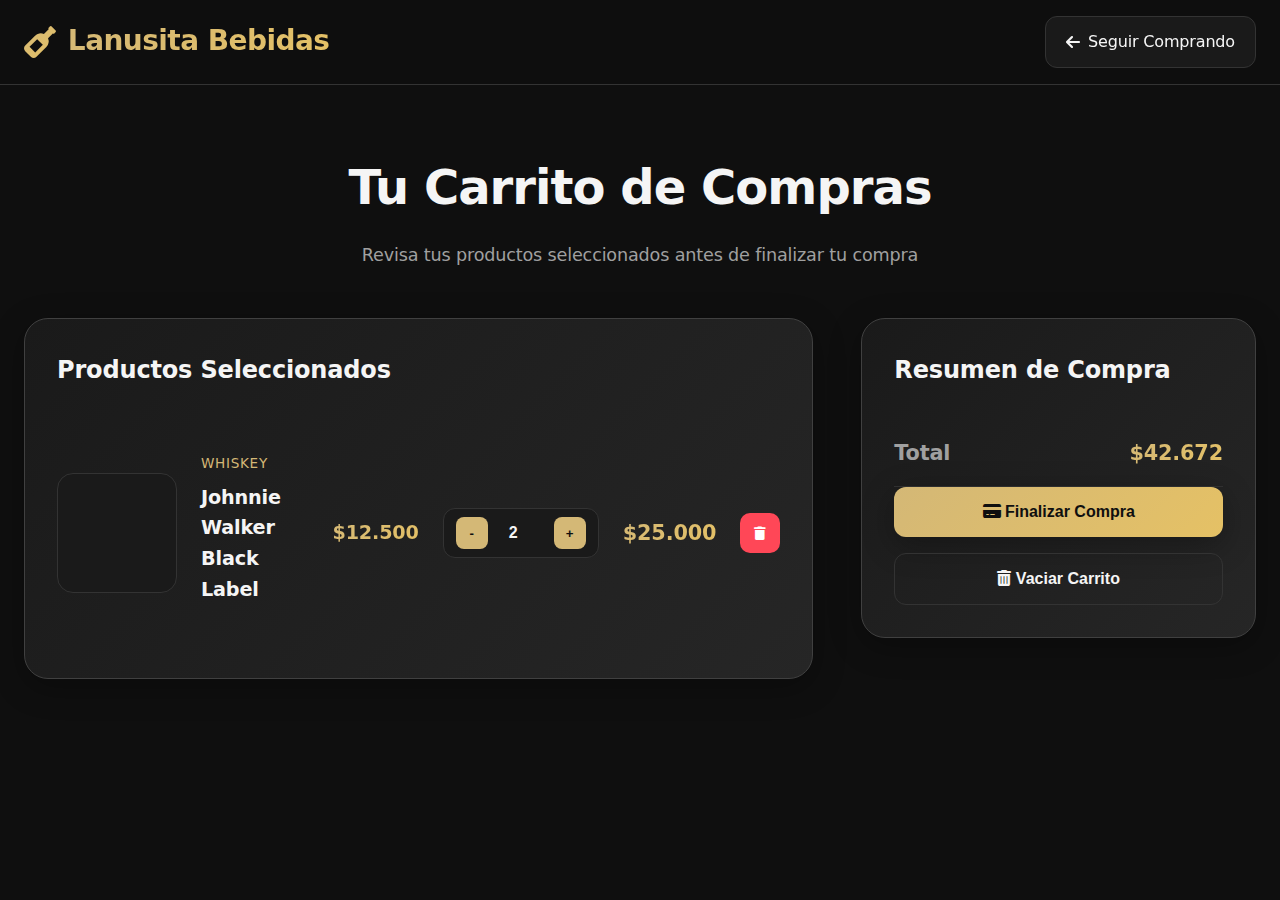
<file: src/main/resources/static/html/cart.html>
<!DOCTYPE html>
<html lang="es">
<head>
    <meta charset="UTF-8">
    <meta name="viewport" content="width=device-width, initial-scale=1.0">
    <title>Carrito de Compras - Lanusita Bebidas</title>
    <link href="https://cdnjs.cloudflare.com/ajax/libs/font-awesome/6.0.0/css/all.min.css" rel="stylesheet">
    <link rel="stylesheet" href="../css/cartStyles.css">
</head>
<body>
    <!-- Header -->
    <header class="header">
        <div class="container">
            <div class="nav-brand">
                <i class="fas fa-wine-bottle"></i>
                <h1>Lanusita Bebidas</h1>
            </div>
            <a href="/html/index.html" class="back-btn">
                <i class="fas fa-arrow-left"></i>
                Seguir Comprando
            </a>
        </div>
    </header>

    <!-- Main Content -->
    <main class="main-content">
        <div class="container">
            <div class="page-title">
                <h2>Tu Carrito de Compras</h2>
                <p>Revisa tus productos seleccionados antes de finalizar tu compra</p>
            </div>

            <div class="cart-container">
                <!-- Cart Items -->
                <div class="cart-items">
                    <h3>Productos Seleccionados</h3>
                    <div id="cart-list">
                        <!-- Cart Item 1 -->
                        <div class="cart-item">
                            <div class="item-image">
                            </div>
                            <div class="item-info">
                                <div class="item-category">Whiskey</div>
                                <h4>Johnnie Walker Black Label</h4>
                            </div>
                            <div class="item-price">$12.500</div>
                            <div class="quantity-controls">
                                <button class="quantity-btn" >-</button>
                                <input type="number" class="quantity-input" value="2" min="1" id="qty-1" >
                                <button class="quantity-btn" >+</button>
                            </div>
                            <div class="item-subtotal" id="subtotal-1">$25.000</div>
                            <button class="remove-item" >
                                <i class="fas fa-trash"></i>
                            </button>
                        </div>
                    </div>
                </div>
                    
                    
                <!-- Cart Summary -->
                <div class="cart-summary">
                    <h3>Resumen de Compra</h3>
                    
                    <!-- <div class="coupon-section">
                        <h4>¿Tienes un cupón?</h4>
                        <div class="coupon-input-group">
                            <input type="text" class="coupon-input" placeholder="Código de descuento">
                            <button class="coupon-btn">Aplicar</button>
                        </div>
                    </div> -->

                    <!-- <div class="summary-row">
                        <span class="summary-label">Subtotal</span>
                        <span class="summary-value" id="cart-subtotal">$33.200</span>
                    </div>
                    <div class="summary-row">
                        <span class="summary-label">Envío</span>
                        <span class="summary-value">$2.500</span>
                    </div> -->
                    <!-- <div class="summary-row">
                        <span class="summary-label">IVA (21%)</span>
                        <span class="summary-value" id="cart-tax">$6.972</span>
                    </div> -->
                    <div class="summary-row total-row">
                        <span class="summary-label">Total</span>
                        <span class="summary-value" id="cart-total">$42.672</span>
                    </div>

                    <div class="cart-actions">
                        <button class="btn-primary" id="checkout-btn" >
                            <i class="fas fa-credit-card"></i>
                            Finalizar Compra
                        </button>
                        <button class="btn-secondary" id="clear-cart">
                            <i class="fas fa-trash-alt"></i>
                            Vaciar Carrito
                        </button>
                    </div>
                </div>
            </div>
        </div>
    </main>
    <script src="../js/cart.js"></script>
</body>
</html>
</file>
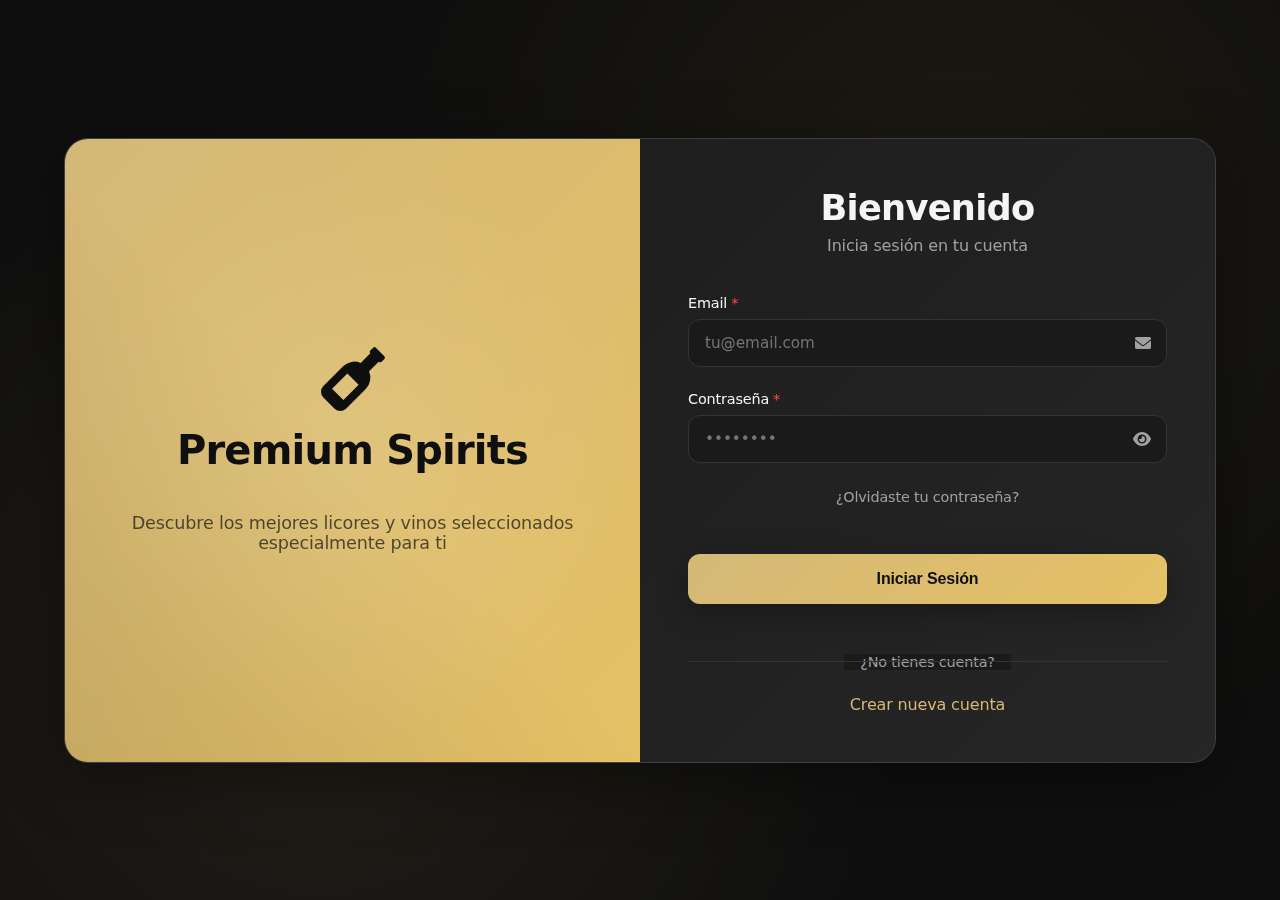
<file: src/main/resources/static/html/login.html>
<!DOCTYPE html>
<html lang="es">
<head>
    <meta charset="UTF-8">
    <meta name="viewport" content="width=device-width, initial-scale=1.0">
    <title>Login & Registro - Premium Spirits</title>
    <link rel="stylesheet" href="https://cdnjs.cloudflare.com/ajax/libs/font-awesome/6.0.0/css/all.min.css">
    <link rel="stylesheet" href="../css/login.css">
</head>
<body>
    <div class="container">
        <div class="auth-container">
            <!-- Left Panel -->
            <div class="auth-left">
                <div class="brand-logo">
                    <i class="fas fa-wine-bottle"></i>
                    <h1>Premium Spirits</h1>
                </div>
                <p class="brand-tagline">Descubre los mejores licores y vinos seleccionados especialmente para ti</p>
            </div>

            <!-- Right Panel -->
            <div class="auth-right">
                <!-- Login Form -->
                <div id="loginForm" class="auth-form active">
                    <div class="form-header">
                        <h2>Bienvenido</h2>
                        <p>Inicia sesión en tu cuenta</p>
                    </div>

                    <div class="success-message" id="loginSuccess">
                        <i class="fas fa-check-circle"></i> Login exitoso. Redirigiendo...
                    </div>

                    <div class="error-message" id="loginError">
                        <i class="fas fa-exclamation-triangle"></i> Email o contraseña incorrectos
                    </div>

                    <form id="loginFormElement">
                        <div class="form-group">
                            <label for="loginEmail" class="required">Email</label>
                            <div class="input-container">
                                <input type="email" id="loginEmail" name="email" placeholder="tu@email.com" required>
                                <i class="fas fa-envelope input-icon"></i>
                            </div>
                            <div class="error-message" id="loginEmailError"></div>
                        </div>

                        <div class="form-group">
                            <label for="loginPassword" class="required">Contraseña</label>
                            <div class="input-container">
                                <input type="password" id="loginPassword" name="password" placeholder="••••••••" required>
                                <i class="fas fa-eye input-icon" id="togglePasswordIcon"></i>
                            </div>
                            <div class="error-message" id="loginPasswordError"></div>
                        </div>

                        <div class="forgot-password">
                            <a href="#" id="forgotPassword">¿Olvidaste tu contraseña?</a>
                        </div>

                        <button type="submit" class="auth-button">
                            <span id="loginButtonText">Iniciar Sesión</span>
                            <div class="loading" id="loginLoading"></div>
                        </button>
                    </form>

                    <div class="divider">
                        <span>¿No tienes cuenta?</span>
                    </div>

                    <div class="form-footer">
                        <a href="#" class="form-link" id="registerLink">Crear nueva cuenta</a>
                    </div>
                </div>

                <!-- Register Form -->
                <div id="registerForm" class="auth-form">
                    <div class="form-header">
                        <h2>Crear Cuenta</h2>
                        <p>Únete a nuestra comunidad premium</p>
                    </div>

                    <div class="age-verification">
                        <i class="fas fa-exclamation-triangle"></i>
                        <p><strong>Verificación de Edad</strong></p>
                        <p>Debes ser mayor de 18 años para registrarte y comprar bebidas alcohólicas</p>
                    </div>

                    <div class="success-message" id="registerSuccess">
                        <i class="fas fa-check-circle"></i> Cuenta creada exitosamente. ¡Bienvenido!
                    </div>

                    <form id="registerFormElement">
                        <div class="form-row">
                            <div class="form-group">
                                <label for="registerName" class="required">Nombre</label>
                                <div class="input-container">
                                    <input type="text" id="registerName" name="name" placeholder="Tu nombre" required>
                                    <i class="fas fa-user input-icon"></i>
                                </div>
                                <div class="error-message" id="registerNameError"></div>
                            </div>

                            <div class="form-group">
                                <label for="registerLastname" class="required">Apellido</label>
                                <div class="input-container">
                                    <input type="text" id="registerLastname" name="lastname" placeholder="Tu apellido" required>
                                    <i class="fas fa-user input-icon"></i>
                                </div>
                                <div class="error-message" id="registerLastnameError"></div>
                            </div>
                        </div>

                        <div class="form-group">
                            <label for="registerEmail" class="required">Email</label>
                            <div class="input-container">
                                <input type="email" id="registerEmail" name="email" placeholder="tu@email.com" required>
                                <i class="fas fa-envelope input-icon"></i>
                            </div>
                            <div class="error-message" id="registerEmailError"></div>
                        </div>

                        <div class="form-group">
                            <label for="registerPassword" class="required">Contraseña</label>
                            <div class="input-container">
                                <input type="password" id="registerPassword" name="password" placeholder="••••••••" required>
                                <i class="fas fa-eye input-icon" onclick="togglePassword('registerPassword')"></i>
                            </div>
                            <div class="error-message" id="registerPasswordError"></div>
                        </div>

                        <div class="form-group">
                            <label for="registerAddress" class="required">Dirección</label>
                            <div class="input-container">
                                <input type="text" id="registerAddress" name="address" placeholder="Tu dirección completa" required>
                                <i class="fas fa-home input-icon"></i>
                            </div>
                            <div class="error-message" id="registerAddressError"></div>
                        </div>

                        <div class="form-group">
                            <label for="registerPhone" class="required">Teléfono</label>
                            <div class="input-container">
                                <input type="tel" id="registerPhone" name="numberPhone" placeholder="+54 9 11 1234-5678" required>
                                <i class="fas fa-phone input-icon"></i>
                            </div>
                            <div class="error-message" id="registerPhoneError"></div>
                        </div>

                        <button type="submit" class="auth-button">
                            <span id="registerButtonText">Crear Cuenta</span>
                            <div class="loading" id="registerLoading"></div>
                        </button>
                    </form>

                    <div class="divider">
                        <span>¿Ya tienes cuenta?</span>
                    </div>

                    <div class="form-footer">
                        <a href="#" class="form-link" id="loginLink">Iniciar sesión</a>
                    </div>
                </div>

                <!-- Forgot Password Form -->
                <div id="forgotForm" class="auth-form">
                    <div class="form-header">
                        <h2>Recuperar Contraseña</h2>
                        <p>Te enviaremos un enlace para restablecer tu contraseña</p>
                    </div>

                    <div class="success-message" id="forgotSuccess">
                        <i class="fas fa-check-circle"></i> Se ha enviado un enlace de recuperación a tu email
                    </div>

                    <form id="forgotFormElement">
                        <div class="form-group">
                            <label for="forgotEmail" class="required">Email</label>
                            <div class="input-container">
                                <input type="email" id="forgotEmail" name="email" placeholder="tu@email.com" required>
                                <i class="fas fa-envelope input-icon"></i>
                            </div>
                            <div class="error-message" id="forgotEmailError"></div>
                        </div>

                        <button type="submit" class="auth-button">
                            <span id="forgotButtonText">Enviar Enlace</span>
                            <div class="loading" id="forgotLoading"></div>
                        </button>
                    </form>

                    <div class="divider">
                        <span>¿Recordaste tu contraseña?</span>
                    </div>

                    <div class="form-footer">
                        <a href="#" class="form-link" id="loginLink2">Volver al login</a>
                    </div>
                </div>
            </div>
        </div>
    </div>
    <script src="../js/login.js"></script>
</body>
</html>
</file>
<file: src/main/resources/static/css/cartStyles.css>
* {
    margin: 0;
    padding: 0;
    box-sizing: border-box;
}

:root {
    --primary-color: #D4B876;
    --secondary-color: #B8943F;
    --accent-color: #E5C165;
    --dark-color: #0F0F0F;
    --dark-secondary: #1A1A1A;
    --dark-tertiary: #262626;
    --light-color: #F5F5F5;
    --white: #FFFFFF;
    --gray: #A0A0A0;
    --gray-dark: #6B6B6B;
    --light-gray: #141414;
    --border-color: #333333;
    --border-color-light: #404040;
    --shadow: 0 8px 32px rgba(0, 0, 0, 0.3);
    --shadow-hover: 0 16px 64px rgba(0, 0, 0, 0.4);
    --gradient: linear-gradient(135deg, var(--primary-color), var(--accent-color));
    --gradient-dark: linear-gradient(135deg, var(--dark-color), var(--dark-secondary));
    --gradient-card: linear-gradient(135deg, #1A1A1A, #262626);
    --font-primary: 'Inter', 'Segoe UI', system-ui, -apple-system, sans-serif;
    --border-radius: 16px;
    --border-radius-large: 24px;
    --transition: all 0.3s cubic-bezier(0.4, 0, 0.2, 1);
}

body {
    font-family: var(--font-primary);
    line-height: 1.6;
    color: var(--light-color);
    background-color: var(--dark-color);
    overflow-x: hidden;
    scroll-behavior: smooth;
    font-weight: 400;
    letter-spacing: -0.01em;
}

.container {
    max-width: 1400px;
    margin: 0 auto;
    padding: 0 24px;
}

/* Header */
.header {
    backdrop-filter: blur(24px);
    background: rgba(15, 15, 15, 0.95);
    border-bottom: 1px solid var(--border-color);
    padding: 1rem 0;
}

.header .container {
    display: flex;
    justify-content: space-between;
    align-items: center;
}

.nav-brand {
    display: flex;
    align-items: center;
    gap: 12px;
}

.nav-brand i {
    font-size: 2rem;
    background: var(--gradient);
    -webkit-background-clip: text;
    -webkit-text-fill-color: transparent;
    background-clip: text;
}

.nav-brand h1 {
    font-size: 1.75rem;
    font-weight: 700;
    background: var(--gradient);
    -webkit-background-clip: text;
    -webkit-text-fill-color: transparent;
    background-clip: text;
    letter-spacing: -0.02em;
}

.back-btn {
    display: flex;
    align-items: center;
    gap: 8px;
    text-decoration: none;
    color: var(--light-color);
    font-weight: 500;
    transition: var(--transition);
    padding: 12px 20px;
    border-radius: 12px;
    background: var(--dark-secondary);
    border: 1px solid var(--border-color);
}

.back-btn:hover {
    color: var(--primary-color);
    background: var(--dark-tertiary);
    border-color: var(--primary-color);
    box-shadow: 0 4px 15px rgba(212, 184, 118, 0.2);
}

/* Main Content */
.main-content {
    padding: 4rem 0;
    min-height: calc(100vh - 200px);
}

.page-title {
    text-align: center;
    margin-bottom: 3rem;
}

.page-title h2 {
    font-size: 3rem;
    color: var(--light-color);
    font-weight: 700;
    letter-spacing: -0.02em;
    margin-bottom: 1rem;
}

.page-title p {
    color: var(--gray);
    font-size: 1.1rem;
}

.cart-container {
    display: grid;
    grid-template-columns: 2fr 1fr;
    gap: 3rem;
    align-items: start;
}

/* Cart Items */
.cart-items {
    background: var(--gradient-card);
    border-radius: var(--border-radius-large);
    padding: 2rem;
    border: 1px solid var(--border-color-light);
    box-shadow: var(--shadow);
}

.cart-items h3 {
    font-size: 1.5rem;
    margin-bottom: 2rem;
    color: var(--light-color);
    font-weight: 600;
}

.cart-item {
    display: grid;
    grid-template-columns: 120px 1fr auto auto auto auto;
    gap: 1.5rem;
    align-items: center;
    padding: 2rem 0;
    border-bottom: 1px solid var(--border-color);
}

.cart-item:last-child {
    border-bottom: none;
}

.item-image {
    width: 120px;
    height: 120px;
    background: var(--dark-secondary);
    border-radius: var(--border-radius);
    display: flex;
    align-items: center;
    justify-content: center;
    border: 1px solid var(--border-color);
    overflow: hidden;
}

.item-image img {
    width: 80%;
    height: 80%;
    object-fit: contain;
    filter: brightness(1.1);
}

.item-info h4 {
    color: var(--light-color);
    font-size: 1.2rem;
    font-weight: 600;
    margin-bottom: 0.5rem;
}

.item-category {
    color: var(--primary-color);
    font-size: 0.85rem;
    font-weight: 500;
    text-transform: uppercase;
    letter-spacing: 0.05em;
    margin-bottom: 0.5rem;
}

.item-description {
    color: var(--gray);
    font-size: 0.9rem;
    line-height: 1.4;
}

.item-price {
    font-size: 1.2rem;
    font-weight: 700;
    background: var(--gradient);
    -webkit-background-clip: text;
    -webkit-text-fill-color: transparent;
    background-clip: text;
    text-align: center;
}

/* Quantity Controls */
.quantity-controls {
    display: flex;
    align-items: center;
    gap: 8px;
    background: var(--dark-secondary);
    padding: 8px 12px;
    border-radius: 12px;
    border: 1px solid var(--border-color);
}

.quantity-btn {
    background: var(--primary-color);
    color: var(--dark-color);
    border: none;
    width: 32px;
    height: 32px;
    border-radius: 8px;
    cursor: pointer;
    display: flex;
    align-items: center;
    justify-content: center;
    transition: var(--transition);
    font-weight: 600;
}

.quantity-btn:hover {
    background: var(--accent-color);
    transform: translateY(-1px);
}

.quantity-input {
    background: transparent;
    border: none;
    width: 50px;
    text-align: center;
    color: var(--light-color);
    font-weight: 600;
    font-size: 1rem;
}

.quantity-input:focus {
    outline: none;
}

.item-subtotal {
    font-size: 1.3rem;
    font-weight: 700;
    background: var(--gradient);
    -webkit-background-clip: text;
    -webkit-text-fill-color: transparent;
    background-clip: text;
    text-align: center;
}

.remove-item {
    background: #ff4757;
    color: var(--white);
    border: none;
    width: 40px;
    height: 40px;
    border-radius: 10px;
    cursor: pointer;
    transition: var(--transition);
    display: flex;
    align-items: center;
    justify-content: center;
}

.remove-item:hover {
    background: #ff3742;
    transform: translateY(-2px);
    box-shadow: 0 4px 15px rgba(255, 71, 87, 0.4);
}

/* Cart Summary */
.cart-summary {
    background: var(--gradient-card);
    border-radius: var(--border-radius-large);
    padding: 2rem;
    border: 1px solid var(--border-color-light);
    box-shadow: var(--shadow);
    height: fit-content;
    position: sticky;
    top: 2rem;
}

.cart-summary h3 {
    font-size: 1.5rem;
    margin-bottom: 2rem;
    color: var(--light-color);
    font-weight: 600;
}

.summary-row {
    display: flex;
    justify-content: space-between;
    align-items: center;
    padding: 1rem 0;
    border-bottom: 1px solid var(--border-color);
}

.summary-row:last-child {
    border-bottom: 2px solid var(--primary-color);
    margin-bottom: 2rem;
    padding-bottom: 1.5rem;
}

.summary-label {
    color: var(--gray);
    font-weight: 500;
}

.summary-value {
    color: var(--light-color);
    font-weight: 600;
}

.total-row .summary-label,
.total-row .summary-value {
    font-size: 1.3rem;
    font-weight: 700;
}

.total-row .summary-value {
    background: var(--gradient);
    -webkit-background-clip: text;
    -webkit-text-fill-color: transparent;
    background-clip: text;
}

.cart-actions {
    display: flex;
    flex-direction: column;
    gap: 1rem;
}

.btn-primary,
.btn-secondary {
    padding: 16px 24px;
    border: none;
    border-radius: 12px;
    cursor: pointer;
    font-weight: 600;
    transition: var(--transition);
    font-size: 1rem;
    text-align: center;
    text-decoration: none;
    display: block;
}

.btn-primary {
    background: var(--gradient);
    color: var(--dark-color);
    box-shadow: var(--shadow);
}

.btn-primary:hover {
    transform: translateY(-2px);
    box-shadow: var(--shadow-hover);
}

.btn-secondary {
    background: transparent;
    color: var(--light-color);
    border: 1px solid var(--border-color);
}

.btn-secondary:hover {
    background: var(--dark-tertiary);
    border-color: var(--primary-color);
    color: var(--primary-color);
}

/* Coupon Section */
.coupon-section {
    background: var(--dark-secondary);
    padding: 1.5rem;
    border-radius: var(--border-radius);
    border: 1px solid var(--border-color);
    margin-bottom: 2rem;
}

.coupon-section h4 {
    color: var(--light-color);
    margin-bottom: 1rem;
    font-weight: 600;
}

.coupon-input-group {
    display: flex;
    gap: 12px;
}

.coupon-input {
    flex: 1;
    padding: 12px 16px;
    border: 1px solid var(--border-color);
    border-radius: 8px;
    background: var(--dark-tertiary);
    color: var(--light-color);
    font-size: 0.95rem;
}

.coupon-input:focus {
    outline: none;
    border-color: var(--primary-color);
    box-shadow: 0 0 0 2px rgba(212, 184, 118, 0.2);
}

.coupon-btn {
    background: var(--primary-color);
    color: var(--dark-color);
    border: none;
    padding: 12px 20px;
    border-radius: 8px;
    cursor: pointer;
    font-weight: 600;
    transition: var(--transition);
}

.coupon-btn:hover {
    background: var(--accent-color);
}

/* Empty Cart */
.empty-cart {
    text-align: center;
    padding: 4rem 2rem;
    color: var(--gray);
}

.empty-cart i {
    font-size: 4rem;
    margin-bottom: 2rem;
    opacity: 0.5;
}

.empty-cart h3 {
    font-size: 1.5rem;
    margin-bottom: 1rem;
    color: var(--light-color);
}

.empty-cart p {
    margin-bottom: 2rem;
}

/* Responsive */
@media (max-width: 1024px) {
    .cart-container {
        grid-template-columns: 1fr;
        gap: 2rem;
    }
    
    .cart-summary {
        position: static;
    }
}

@media (max-width: 768px) {
    .cart-item {
        grid-template-columns: 80px 1fr;
        gap: 1rem;
    }
    
    .item-image {
        width: 80px;
        height: 80px;
    }
    
    .cart-controls {
        display: grid;
        grid-template-columns: 1fr auto auto;
        gap: 1rem;
        align-items: center;
        margin-top: 1rem;
    }
    
    .item-price,
    .item-subtotal,
    .quantity-controls,
    .remove-item {
        grid-row: 2;
    }
    
    .page-title h2 {
        font-size: 2.5rem;
    }
}

@media (max-width: 480px) {
    .cart-item {
        grid-template-columns: 1fr;
        text-align: center;
        padding: 1.5rem 0;
    }
    
    .item-image {
        justify-self: center;
        margin-bottom: 1rem;
    }
    
    .cart-controls {
        justify-content: space-between;
        grid-template-columns: auto 1fr auto;
    }
    
    .coupon-input-group {
        flex-direction: column;
    }
}
</file>
<file: src/main/resources/static/css/login.css>
* {
        margin: 0;
        padding: 0;
        box-sizing: border-box;
    }

    :root {
        --primary-color: #D4B876;
        --secondary-color: #B8943F;
        --accent-color: #E5C165;
        --dark-color: #0F0F0F;
        --dark-secondary: #1A1A1A;
        --dark-tertiary: #262626;
        --light-color: #F5F5F5;
        --white: #FFFFFF;
        --gray: #A0A0A0;
        --gray-dark: #6B6B6B;
        --light-gray: #141414;
        --border-color: #333333;
        --border-color-light: #404040;
        --shadow: 0 8px 32px rgba(0, 0, 0, 0.3);
        --shadow-hover: 0 16px 64px rgba(0, 0, 0, 0.4);
        --gradient: linear-gradient(135deg, var(--primary-color), var(--accent-color));
        --gradient-dark: linear-gradient(135deg, var(--dark-color), var(--dark-secondary));
        --gradient-card: linear-gradient(135deg, #1A1A1A, #262626);
        --font-primary: 'Inter', 'Segoe UI', system-ui, -apple-system, sans-serif;
        --border-radius: 16px;
        --border-radius-large: 24px;
        --transition: all 0.3s cubic-bezier(0.4, 0, 0.2, 1);
        --error-color: #ff4757;
        --success-color: #2ed573;
    }

    body {
        font-family: var(--font-primary);
        background: var(--dark-color);
        color: var(--light-color);
        min-height: 100vh;
        display: flex;
        align-items: center;
        justify-content: center;
        position: relative;
        overflow-x: hidden;
        font-weight: 400;
        letter-spacing: -0.01em;
    }

    body::before {
        content: '';
        position: absolute;
        top: 0;
        left: 0;
        right: 0;
        bottom: 0;
        background: 
            radial-gradient(circle at 25% 75%, rgba(201, 169, 110, 0.15) 0%, transparent 50%),
            radial-gradient(circle at 75% 25%, rgba(212, 175, 55, 0.1) 0%, transparent 50%);
        opacity: 0.7;
    }

    .container {
        position: relative;
        z-index: 2;
        width: 100%;
        max-width: 1200px;
        padding: 24px;
    }

    .auth-container {
        display: grid;
        grid-template-columns: 1fr 1fr;
        background: var(--gradient-card);
        border-radius: var(--border-radius-large);
        box-shadow: var(--shadow-hover);
        border: 1px solid var(--border-color-light);
        overflow: hidden;
        backdrop-filter: blur(20px);
        min-height: 600px;
    }

    .auth-left {
        background: var(--gradient);
        display: flex;
        flex-direction: column;
        justify-content: center;
        align-items: center;
        padding: 3rem;
        text-align: center;
        position: relative;
        overflow: hidden;
    }

    .auth-left::before {
        content: '';
        position: absolute;
        top: 0;
        left: 0;
        right: 0;
        bottom: 0;
        background: 
            radial-gradient(circle at center, rgba(255, 255, 255, 0.1) 0%, transparent 70%),
            linear-gradient(45deg, rgba(0, 0, 0, 0.1) 0%, transparent 50%);
    }

    .brand-logo {
        position: relative;
        z-index: 2;
        margin-bottom: 2rem;
    }

    .brand-logo i {
        font-size: 4rem;
        color: var(--dark-color);
        margin-bottom: 1rem;
        display: block;
    }

    .brand-logo h1 {
        font-size: 2.5rem;
        font-weight: 700;
        color: var(--dark-color);
        margin-bottom: 0.5rem;
        letter-spacing: -0.02em;
    }

    .brand-tagline {
        color: rgba(15, 15, 15, 0.7);
        font-size: 1.1rem;
        font-weight: 300;
        position: relative;
        z-index: 2;
    }

    .auth-right {
        padding: 3rem;
        display: flex;
        flex-direction: column;
        justify-content: center;
    }

    .auth-form {
        display: none;
    }

    .auth-form.active {
        display: block;
        animation: slideIn 0.4s ease-out;
    }

    @keyframes slideIn {
        from {
            opacity: 0;
            transform: translateX(20px);
        }
        to {
            opacity: 1;
            transform: translateX(0);
        }
    }

    .form-header {
        margin-bottom: 2.5rem;
        text-align: center;
    }

    .form-header h2 {
        font-size: 2.2rem;
        font-weight: 700;
        color: var(--light-color);
        margin-bottom: 0.5rem;
        letter-spacing: -0.02em;
    }

    .form-header p {
        color: var(--gray);
        font-size: 1rem;
    }

    .form-group {
        margin-bottom: 1.5rem;
    }

    .form-row {
        display: grid;
        grid-template-columns: 1fr 1fr;
        gap: 1rem;
    }

    label {
        display: block;
        margin-bottom: 0.5rem;
        color: var(--light-color);
        font-weight: 500;
        font-size: 0.9rem;
    }

    .required::after {
        content: '*';
        color: var(--error-color);
        margin-left: 4px;
    }

    .input-container {
        position: relative;
    }

    input {
        width: 100%;
        padding: 14px 16px;
        border: 1px solid var(--border-color);
        border-radius: 12px;
        background: var(--dark-secondary);
        color: var(--light-color);
        font-size: 0.95rem;
        transition: var(--transition);
        font-family: var(--font-primary);
    }

    input:focus {
        outline: none;
        border-color: var(--primary-color);
        box-shadow: 0 0 0 3px rgba(212, 184, 118, 0.2);
        background: var(--dark-tertiary);
    }

    input.error {
        border-color: var(--error-color);
        box-shadow: 0 0 0 3px rgba(255, 71, 87, 0.2);
    }

    input.success {
        border-color: var(--success-color);
        box-shadow: 0 0 0 3px rgba(46, 213, 115, 0.2);
    }

    .input-icon {
        position: absolute;
        right: 16px;
        top: 50%;
        transform: translateY(-50%);
        color: var(--gray);
        cursor: pointer;
        transition: var(--transition);
    }

    .input-icon:hover {
        color: var(--primary-color);
    }

    .error-message {
        color: var(--error-color);
        font-size: 0.8rem;
        margin-top: 0.5rem;
        display: none;
    }

    .error-message.show {
        display: block;
    }

    .auth-button {
        width: 100%;
        background: var(--gradient);
        color: var(--dark-color);
        border: none;
        padding: 16px;
        border-radius: 12px;
        font-size: 1rem;
        font-weight: 600;
        cursor: pointer;
        transition: var(--transition);
        margin: 2rem 0 1.5rem;
        text-transform: none;
        letter-spacing: -0.01em;
        box-shadow: var(--shadow);
    }

    .auth-button:hover {
        transform: translateY(-2px);
        box-shadow: var(--shadow-hover);
    }

    .auth-button:active {
        transform: translateY(0);
    }

    .form-footer {
        text-align: center;
    }

    .form-link {
        color: var(--primary-color);
        text-decoration: none;
        font-weight: 500;
        transition: var(--transition);
    }

    .form-link:hover {
        color: var(--accent-color);
        text-decoration: underline;
    }

    .divider {
        margin: 1.5rem 0;
        text-align: center;
        position: relative;
    }

    .divider::before {
        content: '';
        position: absolute;
        top: 50%;
        left: 0;
        right: 0;
        height: 1px;
        background: var(--border-color);
    }

    .divider span {
        background: var(--dark-secondary);
        padding: 0 1rem;
        color: var(--gray);
        font-size: 0.9rem;
    }

    .forgot-password {
        text-align: center;
        margin-bottom: 1rem;
    }

    .forgot-password a {
        color: var(--gray);
        text-decoration: none;
        font-size: 0.9rem;
        transition: var(--transition);
    }

    .forgot-password a:hover {
        color: var(--primary-color);
    }

    .loading {
        display: none;
        width: 20px;
        height: 20px;
        border: 2px solid transparent;
        border-top: 2px solid var(--dark-color);
        border-radius: 50%;
        animation: spin 1s linear infinite;
        margin: 0 auto;
    }

    @keyframes spin {
        0% { transform: rotate(0deg); }
        100% { transform: rotate(360deg); }
    }

    .success-message {
        background: rgba(46, 213, 115, 0.1);
        border: 1px solid var(--success-color);
        color: var(--success-color);
        padding: 12px 16px;
        border-radius: 8px;
        margin-bottom: 1rem;
        display: none;
    }

    .success-message.show {
        display: block;
    }

    .error-message {
        background: rgba(255, 71, 87, 0.1);
        border: 1px solid var(--error-color);
        color: var(--error-color);
        padding: 12px 16px;
        border-radius: 8px;
        margin-bottom: 1rem;
        display: none;
    }

    .error-message.show {
        display: block;
    }

    .age-verification {
        background: rgba(212, 184, 118, 0.1);
        border: 1px solid var(--primary-color);
        border-radius: 12px;
        padding: 1.5rem;
        margin-bottom: 2rem;
        text-align: center;
    }

    .age-verification i {
        font-size: 2rem;
        color: var(--primary-color);
        margin-bottom: 1rem;
    }

    .age-verification p {
        color: var(--gray);
        font-size: 0.9rem;
        margin-bottom: 1rem;
    }

    .age-verification strong {
        color: var(--primary-color);
        font-size: 1.1rem;
    }

    /* Responsive Design */
    @media (max-width: 968px) {
        .auth-container {
            grid-template-columns: 1fr;
            max-width: 500px;
            margin: 0 auto;
        }
        
        .auth-left {
            padding: 2rem;
        }
        
        .brand-logo h1 {
            font-size: 2rem;
        }
        
        .auth-right {
            padding: 2rem;
        }
    }

    @media (max-width: 480px) {
        .container {
            padding: 16px;
        }
        
        .form-row {
            grid-template-columns: 1fr;
        }
        
        .form-header h2 {
            font-size: 1.8rem;
        }
        
        .brand-logo i {
            font-size: 3rem;
        }
    }
</file>
